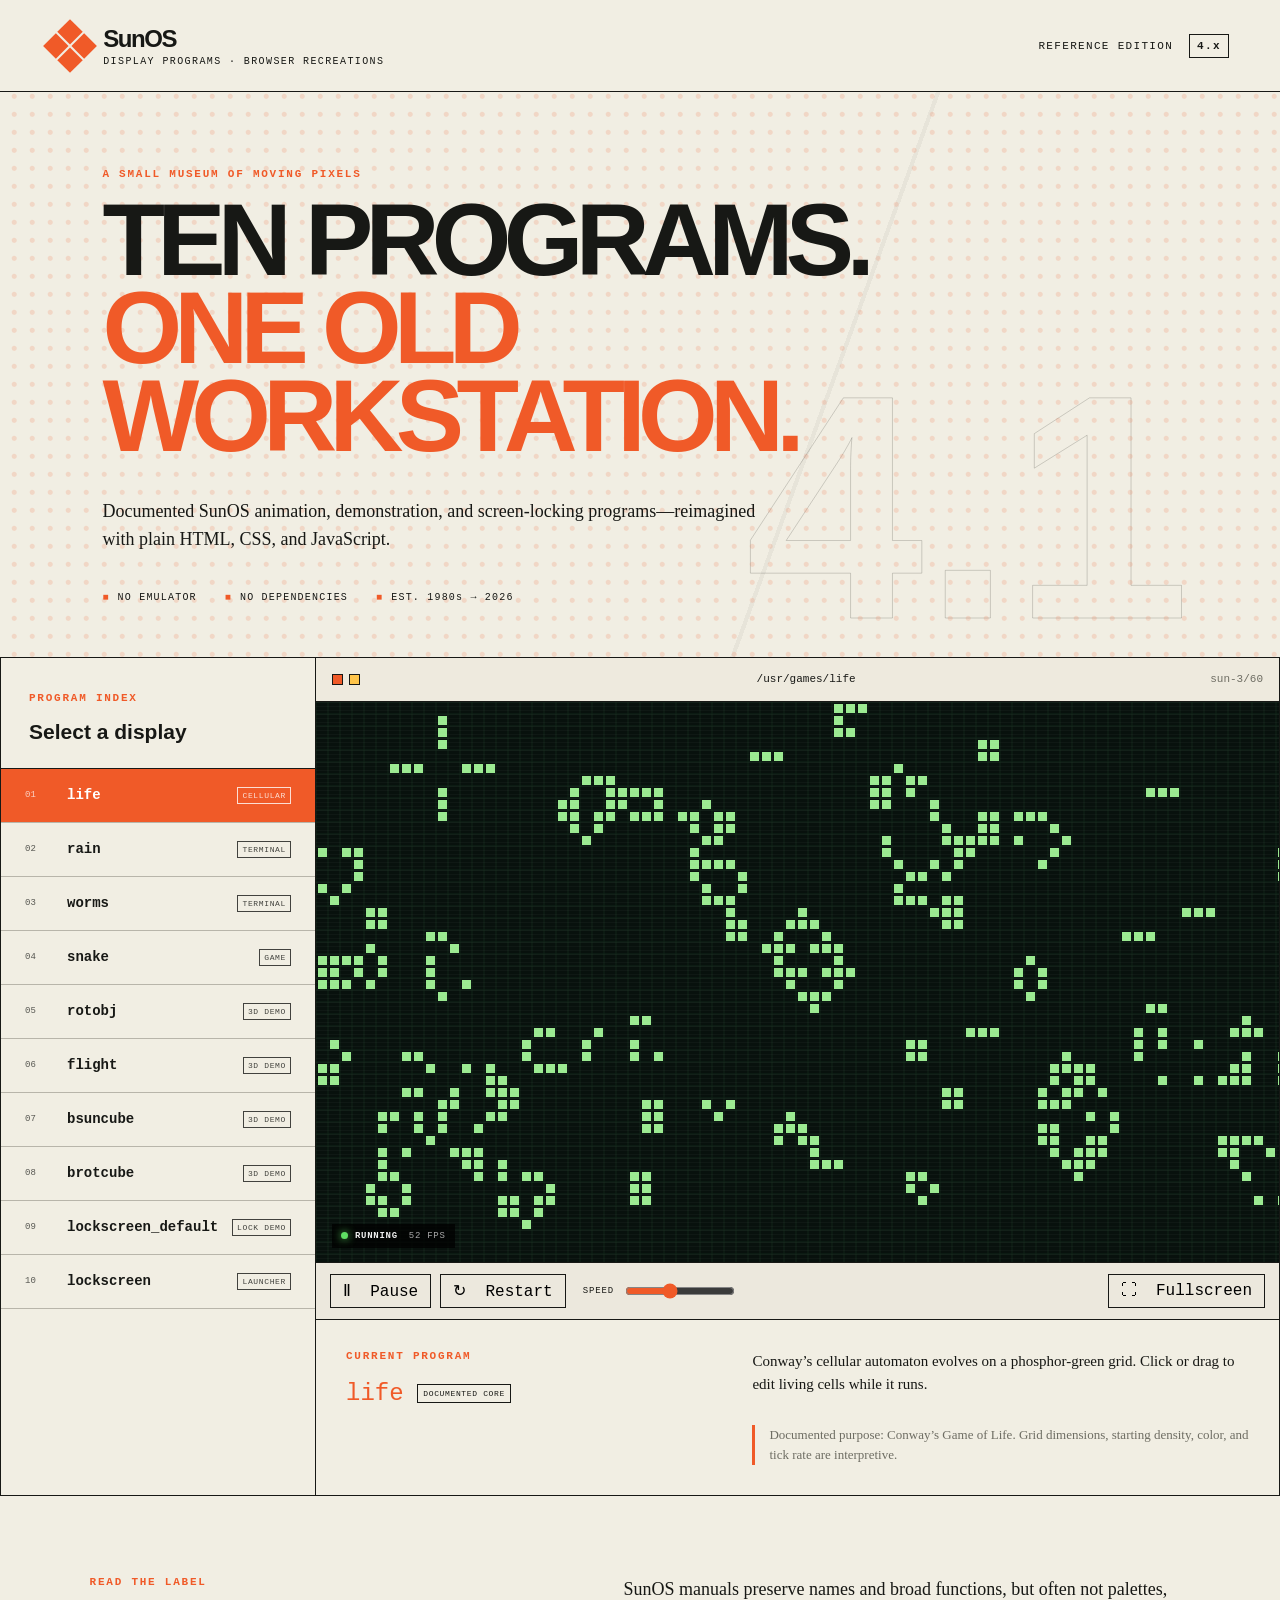
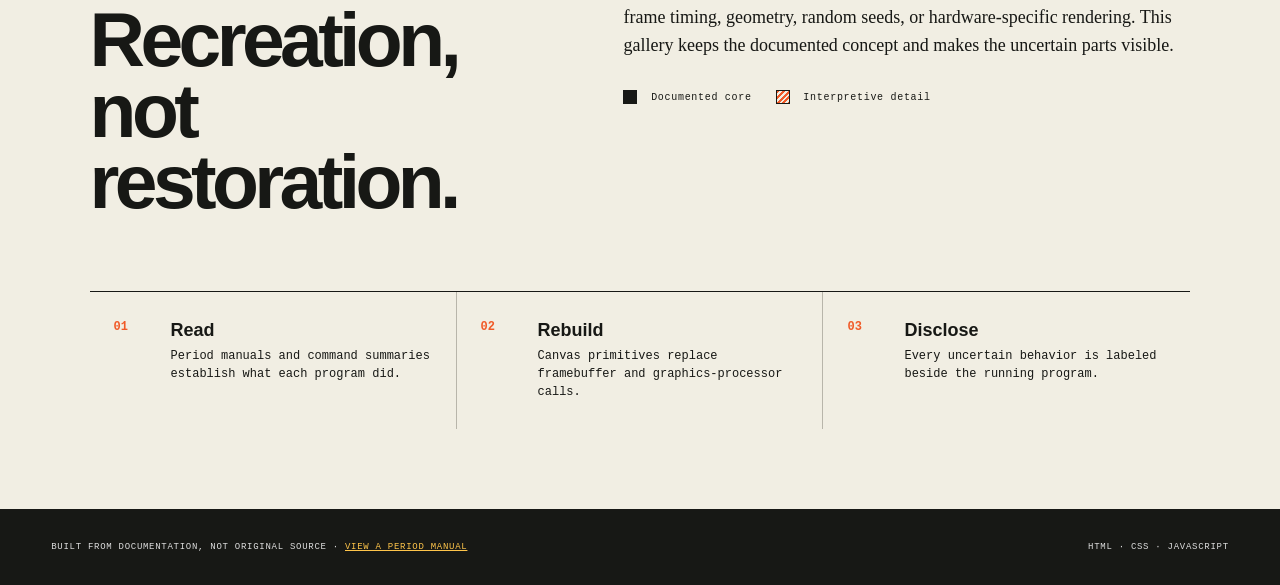
<file: index.html>
<!doctype html>
<html lang="en">
<head>
  <meta charset="utf-8">
  <meta name="viewport" content="width=device-width, initial-scale=1">
  <meta http-equiv="refresh" content="0; url=docs/">
  <title>Opening SunOS Display Gallery…</title>
  <script>location.replace('docs/' + location.search + location.hash);</script>
</head>
<body>
  <p><a href="docs/">Open the SunOS Display Gallery</a></p>
</body>
</html>
</file>
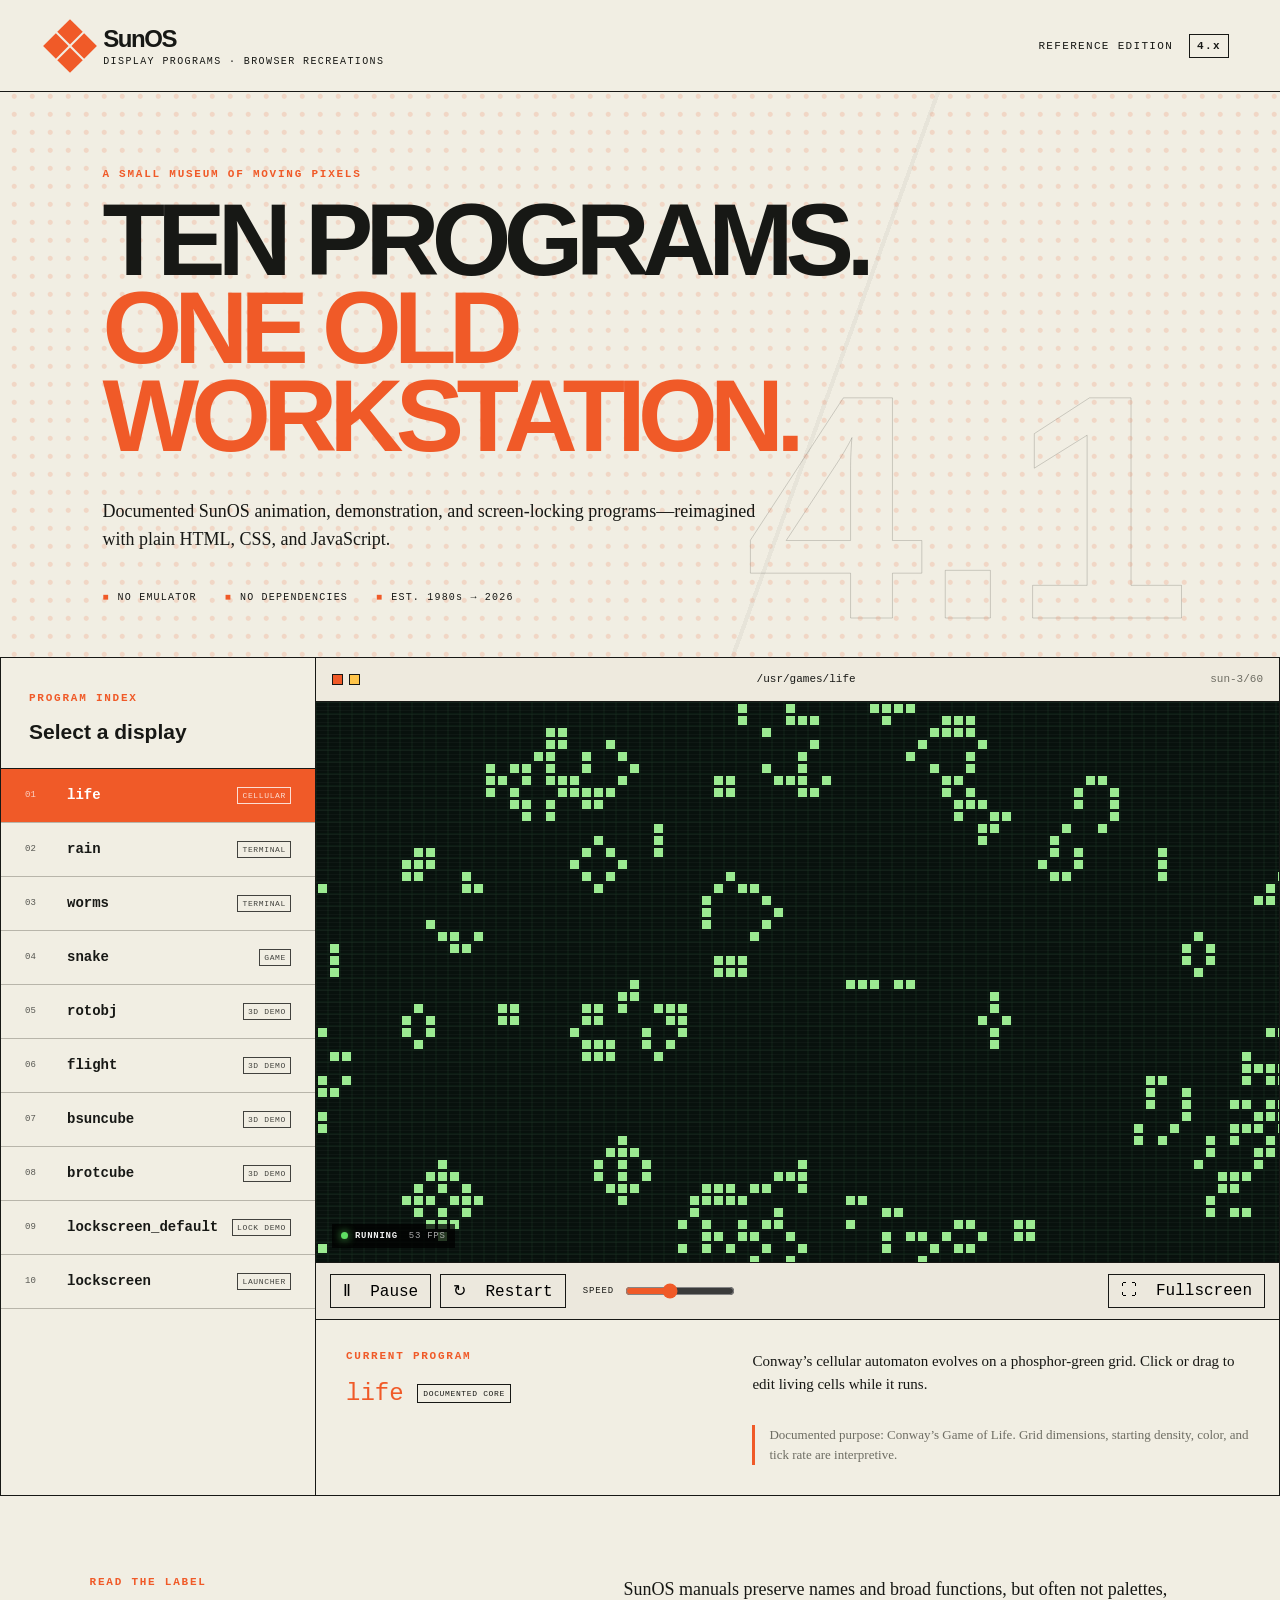
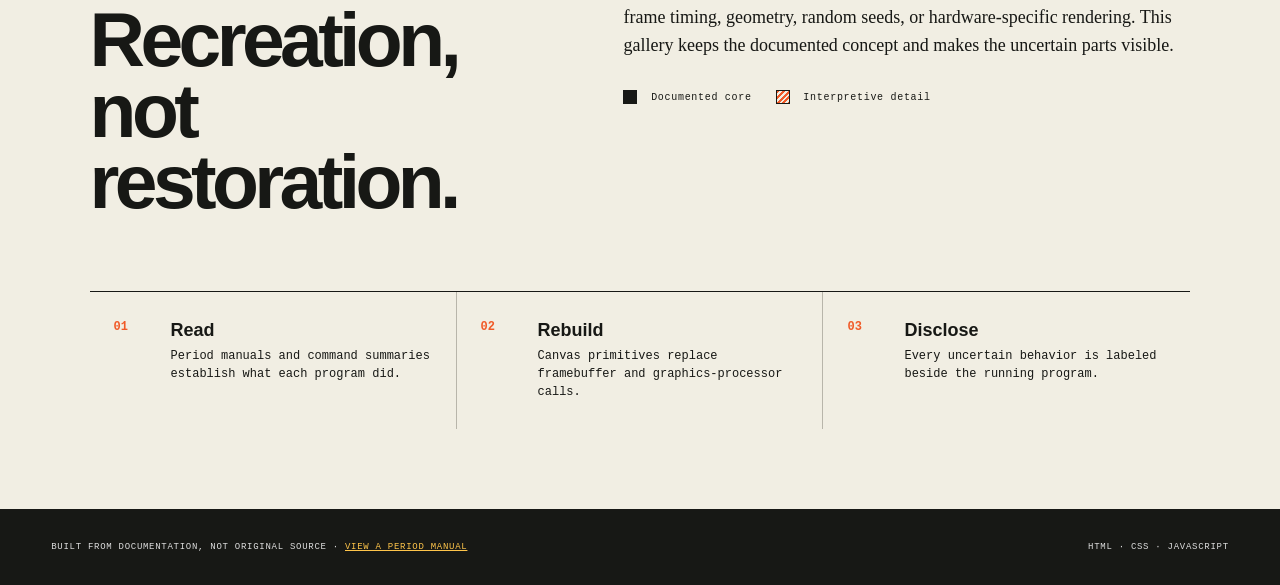
<file: docs/index.html>
<!doctype html>
<html lang="en">
<head>
  <meta charset="utf-8">
  <meta name="viewport" content="width=device-width, initial-scale=1">
  <meta name="theme-color" content="#f2eee3">
  <meta name="description" content="Interactive browser recreations of ten SunOS animation and display programs.">
  <link rel="icon" href="favicon.svg" type="image/svg+xml">
  <title>SunOS Display Programs — Browser Recreations</title>
  <link rel="stylesheet" href="styles.css?v=lockscreen-fix">
</head>
<body>
  <header class="masthead">
    <a class="brand" href="#top" aria-label="SunOS display programs home">
      <span class="brand-mark" aria-hidden="true"><i></i><i></i><i></i><i></i></span>
      <span><strong>SunOS</strong><small>DISPLAY PROGRAMS · BROWSER RECREATIONS</small></span>
    </a>
    <div class="edition">REFERENCE EDITION <b>4.x</b></div>
  </header>

  <main id="top">
    <section class="hero">
      <p class="eyebrow">A SMALL MUSEUM OF MOVING PIXELS</p>
      <h1>Ten programs.<br><em>One old workstation.</em></h1>
      <p class="dek">Documented SunOS animation, demonstration, and screen-locking programs—reimagined with plain HTML, CSS, and JavaScript.</p>
      <div class="hero-meta"><span>NO EMULATOR</span><span>NO DEPENDENCIES</span><span>EST. 1980s → 2026</span></div>
    </section>

    <section class="workbench" aria-labelledby="gallery-title">
      <div class="rail">
        <div class="rail-heading">
          <p class="eyebrow">PROGRAM INDEX</p>
          <h2 id="gallery-title">Select a display</h2>
        </div>
        <nav id="program-list" aria-label="Program gallery"></nav>
      </div>

      <article class="viewer">
        <div class="window-bar">
          <span class="window-dots" aria-hidden="true"><i></i><i></i></span>
          <span id="window-title">/usr/games/life</span>
          <span class="window-host">sun-3/60</span>
        </div>
        <div class="screen-wrap" id="screen-wrap">
          <canvas id="screen" tabindex="0" aria-label="Program display canvas"></canvas>
          <div id="lock-panel" class="lock-panel" hidden></div>
          <div class="screen-badge"><span id="status-light"></span><b id="status-text">RUNNING</b><span id="fps-label">30 FPS</span></div>
        </div>
        <div class="controls" aria-label="Program controls">
          <button id="pause-button" type="button">Ⅱ&nbsp; Pause</button>
          <button id="restart-button" type="button">↻&nbsp; Restart</button>
          <div class="speed-control">
            <label for="speed">SPEED</label>
            <input id="speed" type="range" min="0.35" max="2" step="0.05" value="1">
          </div>
          <button id="fullscreen-button" class="push-right" type="button">⛶&nbsp; Fullscreen</button>
        </div>
        <div class="program-notes">
          <div>
            <p class="eyebrow">CURRENT PROGRAM</p>
            <h2><code id="program-name">life</code> <span id="accuracy-label" class="accuracy">DOCUMENTED CORE</span></h2>
          </div>
          <p id="program-description"></p>
          <p id="program-caveat" class="caveat"></p>
        </div>
      </article>
    </section>

    <section class="context">
      <div class="context-heading">
        <p class="eyebrow">READ THE LABEL</p>
        <h2>Recreation, not restoration.</h2>
      </div>
      <div class="context-copy">
        <p>SunOS manuals preserve names and broad functions, but often not palettes, frame timing, geometry, random seeds, or hardware-specific rendering. This gallery keeps the documented concept and makes the uncertain parts visible.</p>
        <div class="legend"><span><i class="solid"></i> Documented core</span><span><i class="stripe"></i> Interpretive detail</span></div>
      </div>
      <ol class="method">
        <li><b>01</b><span><strong>Read</strong>Period manuals and command summaries establish what each program did.</span></li>
        <li><b>02</b><span><strong>Rebuild</strong>Canvas primitives replace framebuffer and graphics-processor calls.</span></li>
        <li><b>03</b><span><strong>Disclose</strong>Every uncertain behavior is labeled beside the running program.</span></li>
      </ol>
    </section>
  </main>

  <footer>
    <p>BUILT FROM DOCUMENTATION, NOT ORIGINAL SOURCE · <a href="https://www.typewritten.org/Manual/Sun/SunOS/4.1.1/man1/lockscreen.html">VIEW A PERIOD MANUAL</a></p>
    <p>HTML · CSS · JAVASCRIPT</p>
  </footer>
  <script type="module" src="app.js?v=lockscreen-fix"></script>
</body>
</html>
</file>
<file: docs/styles.css>
:root {
  --paper: #f1eee3;
  --ink: #171815;
  --muted: #6e6d63;
  --line: #b8b5aa;
  --sun: #f05a28;
  --amber: #ffc54a;
  --screen: #08110d;
  --phosphor: #9bea91;
  color-scheme: light;
  font-family: "Courier New", Courier, monospace;
}

* { box-sizing: border-box; }
html { scroll-behavior: smooth; }
body { margin: 0; background: var(--paper); color: var(--ink); }
button, input { font: inherit; }
button:focus-visible, input:focus-visible, canvas:focus-visible, a:focus-visible { outline: 3px solid var(--sun); outline-offset: 3px; }

.masthead { min-height: 92px; padding: 18px clamp(20px, 4vw, 64px); border-bottom: 1px solid var(--ink); display: flex; align-items: center; justify-content: space-between; }
.brand { color: inherit; text-decoration: none; display: flex; gap: 14px; align-items: center; }
.brand strong { display: block; font-family: Arial, sans-serif; font-size: 24px; letter-spacing: -.06em; }
.brand small { display: block; font-size: 10px; letter-spacing: .14em; margin-top: 3px; }
.brand-mark { width: 38px; height: 38px; display: grid; grid-template-columns: repeat(2, 1fr); gap: 2px; transform: rotate(45deg); }
.brand-mark i { background: var(--sun); }
.edition { font-size: 11px; letter-spacing: .12em; }
.edition b { border: 1px solid var(--ink); padding: 5px 7px; margin-left: 8px; }

main { overflow: hidden; }
.hero { min-height: 450px; padding: 76px clamp(20px, 8vw, 130px) 54px; position: relative; border-bottom: 1px solid var(--ink); background: radial-gradient(circle at 79% 24%, rgba(240,90,40,.16) 0 2px, transparent 3px), linear-gradient(110deg, transparent 0 63%, rgba(0,0,0,.045) 63% 63.3%, transparent 63.3%); background-size: 18px 18px, auto; }
.hero::after { content: "4.1"; position: absolute; right: clamp(20px, 7vw, 100px); bottom: -34px; font-family: Arial, sans-serif; font-weight: 900; font-size: clamp(140px, 25vw, 330px); color: transparent; -webkit-text-stroke: 1px rgba(23,24,21,.18); z-index: -1; }
.eyebrow { margin: 0 0 16px; color: var(--sun); letter-spacing: .16em; font-size: 11px; font-weight: bold; }
h1 { margin: 0; max-width: 920px; font: 900 clamp(55px, 8vw, 112px)/.86 Arial, Helvetica, sans-serif; letter-spacing: -.075em; text-transform: uppercase; }
h1 em { color: var(--sun); font-style: normal; }
.dek { max-width: 680px; margin: 38px 0; font: 18px/1.55 Georgia, serif; }
.hero-meta { display: flex; flex-wrap: wrap; gap: 10px 28px; font-size: 10px; letter-spacing: .12em; }
.hero-meta span::before { content: "■"; color: var(--sun); margin-right: 8px; }

.workbench { display: grid; grid-template-columns: minmax(240px, 315px) 1fr; max-width: 1440px; margin: 0 auto; border-left: 1px solid var(--ink); border-right: 1px solid var(--ink); }
.rail { border-right: 1px solid var(--ink); }
.rail-heading { padding: 34px 28px 24px; border-bottom: 1px solid var(--ink); }
.rail-heading h2 { margin: 0; font: 700 21px Arial, sans-serif; }
#program-list { display: flex; flex-direction: column; }
.program-button { appearance: none; border: 0; border-bottom: 1px solid var(--line); background: transparent; color: inherit; text-align: left; padding: 18px 24px; cursor: pointer; display: grid; grid-template-columns: 32px 1fr auto; align-items: center; gap: 10px; transition: background .15s, color .15s; }
.program-button:hover { background: rgba(240,90,40,.08); }
.program-button[aria-current="true"] { background: var(--sun); color: #fff; }
.program-button .number { font-size: 9px; opacity: .7; }
.program-button strong { font-size: 14px; }
.program-button .kind { font-size: 8px; letter-spacing: .08em; border: 1px solid currentColor; padding: 3px 4px; opacity: .8; }
.viewer { min-width: 0; background: #d7d4ca; }
.window-bar { min-height: 44px; padding: 0 16px; display: grid; grid-template-columns: 70px 1fr auto; align-items: center; background: #eeeade; border-bottom: 1px solid var(--ink); font-size: 11px; }
.window-dots { display: flex; gap: 6px; }
.window-dots i { width: 11px; height: 11px; border: 1px solid var(--ink); background: var(--sun); }
.window-dots i:last-child { background: var(--amber); }
#window-title { text-align: center; }
.window-host { color: var(--muted); }
.screen-wrap { position: relative; background: var(--screen); min-height: 560px; overflow: hidden; }
.screen-wrap::after { content: ""; position: absolute; inset: 0; pointer-events: none; background: repeating-linear-gradient(0deg, transparent 0 3px, rgba(255,255,255,.027) 3px 4px); mix-blend-mode: screen; }
canvas { display: block; width: 100%; height: 560px; cursor: crosshair; }
.screen-wrap:fullscreen,
.screen-wrap:-webkit-full-screen { width: 100vw; height: 100vh; min-height: 0; }
.screen-wrap:fullscreen canvas,
.screen-wrap:-webkit-full-screen canvas { width: 100%; height: 100%; min-height: 0; }
.screen-badge { position: absolute; left: 16px; bottom: 14px; z-index: 3; background: rgba(0,0,0,.76); color: #eee; font-size: 9px; letter-spacing: .08em; padding: 7px 9px; display: flex; align-items: center; gap: 7px; }
#status-light { width: 7px; height: 7px; border-radius: 50%; background: #5fe064; box-shadow: 0 0 8px #5fe064; }
#fps-label { color: #aaa; margin-left: 4px; }
.controls { min-height: 58px; padding: 10px 14px; border-top: 1px solid var(--ink); border-bottom: 1px solid var(--ink); display: flex; align-items: center; gap: 9px; background: #ece8dd; }
.controls button { min-height: 34px; border: 1px solid var(--ink); background: transparent; padding: 6px 12px; cursor: pointer; }
.controls button:hover { background: var(--ink); color: #fff; }
.push-right { margin-left: auto; }
.speed-control { display: flex; align-items: center; gap: 9px; margin-left: 8px; font-size: 9px; letter-spacing: .1em; }
input[type="range"] { accent-color: var(--sun); width: 110px; }
.program-notes { display: grid; grid-template-columns: minmax(210px, .75fr) 1fr; gap: 18px 34px; padding: 30px; background: var(--paper); }
.program-notes h2 { margin: 0; font: 24px Arial, sans-serif; }
.program-notes code { font-family: "Courier New", monospace; color: var(--sun); }
.program-notes > p { margin: 0; font: 15px/1.55 Georgia, serif; }
.accuracy { display: inline-block; vertical-align: middle; font: 8px "Courier New", monospace; letter-spacing: .08em; border: 1px solid var(--ink); padding: 4px 5px; margin-left: 7px; }
.caveat { grid-column: 2; border-left: 3px solid var(--sun); padding-left: 14px; color: var(--muted); font-size: 13px !important; }

.lock-panel { position: absolute; inset: 0; z-index: 4; display: grid; place-items: center; background: rgba(6,10,8,.7); color: #e8f7df; }
.lock-panel[hidden] { display: none; }
.lock-panel[data-engaged] { place-items: end start; padding: 18px; background: rgba(6,10,8,.16); cursor: pointer; }
.lock-panel[data-engaged] .lock-card { width: min(390px, calc(100% - 20px)); padding: 18px 20px; box-shadow: 6px 6px 0 rgba(240,90,40,.55); pointer-events: none; }
.lock-panel[data-engaged] .lock-card h3 { font-size: 22px; }
.lock-panel[data-engaged] .lock-card p { margin-bottom: 0; }
.lock-card { width: min(420px, calc(100% - 40px)); border: 1px solid #80a978; background: rgba(4,11,7,.94); box-shadow: 10px 10px 0 rgba(240,90,40,.55); padding: 28px; }
.lock-card h3 { margin: 0 0 8px; font: 700 30px Arial, sans-serif; }
.lock-card p { font-size: 12px; line-height: 1.5; }
.lock-card label { display: block; font-size: 10px; margin: 20px 0 7px; letter-spacing: .1em; }
.lock-card select, .lock-card button { width: 100%; min-height: 40px; font: inherit; }
.lock-card select { background: #dcead7; border: 0; padding: 8px; }
.lock-card button { margin-top: 12px; background: var(--sun); border: 0; color: white; cursor: pointer; }

.context { padding: 80px clamp(20px, 7vw, 100px); border-top: 1px solid var(--ink); display: grid; grid-template-columns: .9fr 1.1fr; gap: 40px 70px; }
.context h2 { margin: 0; max-width: 530px; font: 800 clamp(42px, 6vw, 78px)/.92 Arial, sans-serif; letter-spacing: -.06em; }
.context-copy > p { margin: 0; max-width: 650px; font: 18px/1.55 Georgia, serif; }
.legend { margin-top: 30px; display: flex; flex-wrap: wrap; gap: 24px; font-size: 10px; letter-spacing: .07em; }
.legend i { display: inline-block; width: 14px; height: 14px; vertical-align: middle; margin-right: 7px; border: 1px solid var(--ink); }
.legend .solid { background: var(--ink); }
.legend .stripe { background: repeating-linear-gradient(135deg, var(--sun) 0 2px, transparent 2px 4px); }
.method { list-style: none; margin: 35px 0 0; padding: 0; grid-column: 1 / -1; border-top: 1px solid var(--ink); display: grid; grid-template-columns: repeat(3, 1fr); }
.method li { padding: 28px 24px; border-right: 1px solid var(--line); display: grid; grid-template-columns: 45px 1fr; gap: 12px; }
.method li:last-child { border: 0; }
.method b { color: var(--sun); font-size: 12px; }
.method strong { display: block; font: 700 18px Arial, sans-serif; margin-bottom: 6px; }
.method span { font-size: 12px; line-height: 1.5; }
footer { padding: 24px clamp(20px, 4vw, 64px); background: var(--ink); color: #ddd; display: flex; justify-content: space-between; gap: 20px; font-size: 9px; letter-spacing: .08em; }
footer a { color: var(--amber); }

@media (max-width: 850px) {
  .workbench { grid-template-columns: 1fr; border: 0; }
  .rail { border-right: 0; }
  #program-list { display: grid; grid-template-columns: repeat(2, 1fr); }
  .program-button { border-right: 1px solid var(--line); }
  .screen-wrap, canvas { min-height: 460px; height: 460px; }
  .context { grid-template-columns: 1fr; }
  .method { grid-template-columns: 1fr; }
  .method li { border-right: 0; border-bottom: 1px solid var(--line); }
}

@media (max-width: 560px) {
  .masthead { min-height: 76px; }
  .edition { display: none; }
  .hero { padding-top: 54px; }
  #program-list { grid-template-columns: 1fr; max-height: 310px; overflow: auto; }
  .window-host, #fps-label { display: none; }
  .window-bar { grid-template-columns: 55px 1fr; }
  .program-notes { grid-template-columns: 1fr; padding: 24px 20px; }
  .caveat { grid-column: 1; }
  .controls { flex-wrap: wrap; }
  .speed-control { order: 4; width: 100%; margin: 2px 0 0; }
  input[type="range"] { flex: 1; }
  .push-right { margin-left: auto; }
  .context { padding-top: 58px; }
  footer { flex-direction: column; }
}

@media (prefers-reduced-motion: reduce) {
  html { scroll-behavior: auto; }
}
</file>
